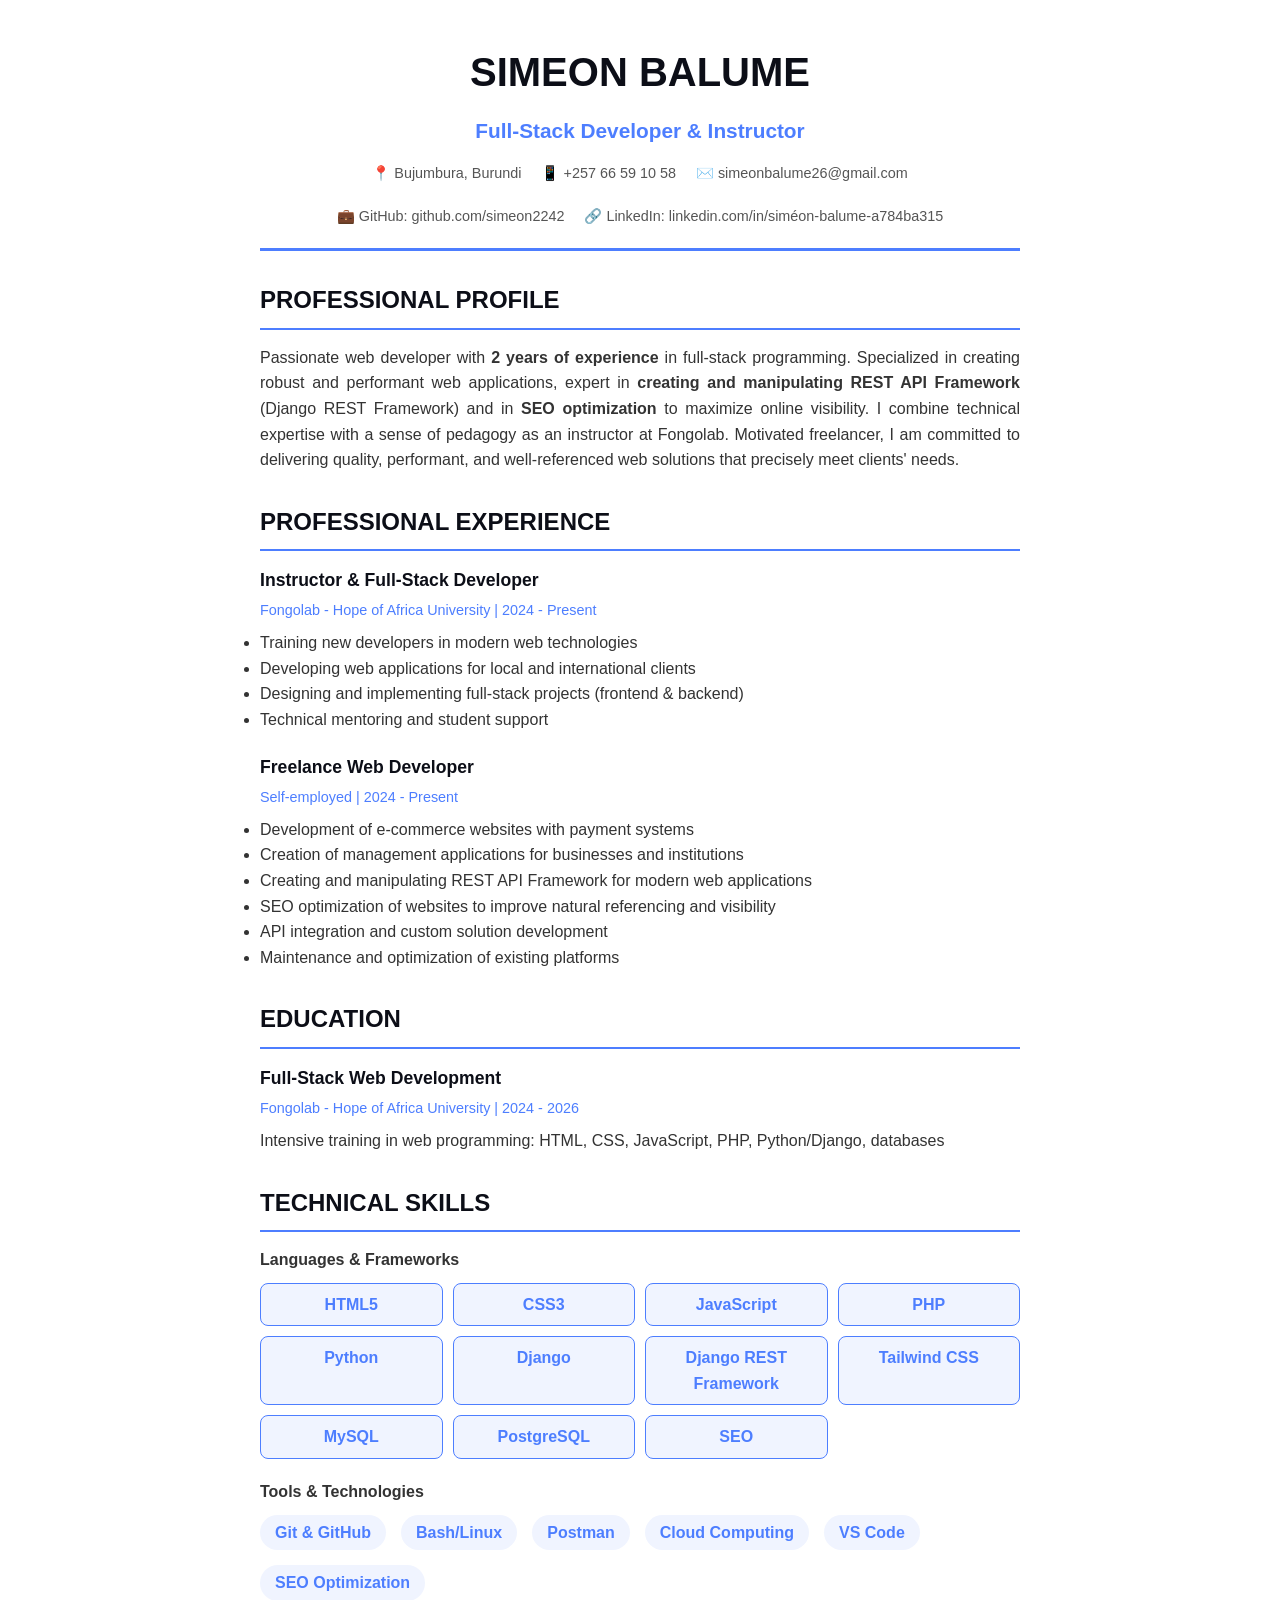
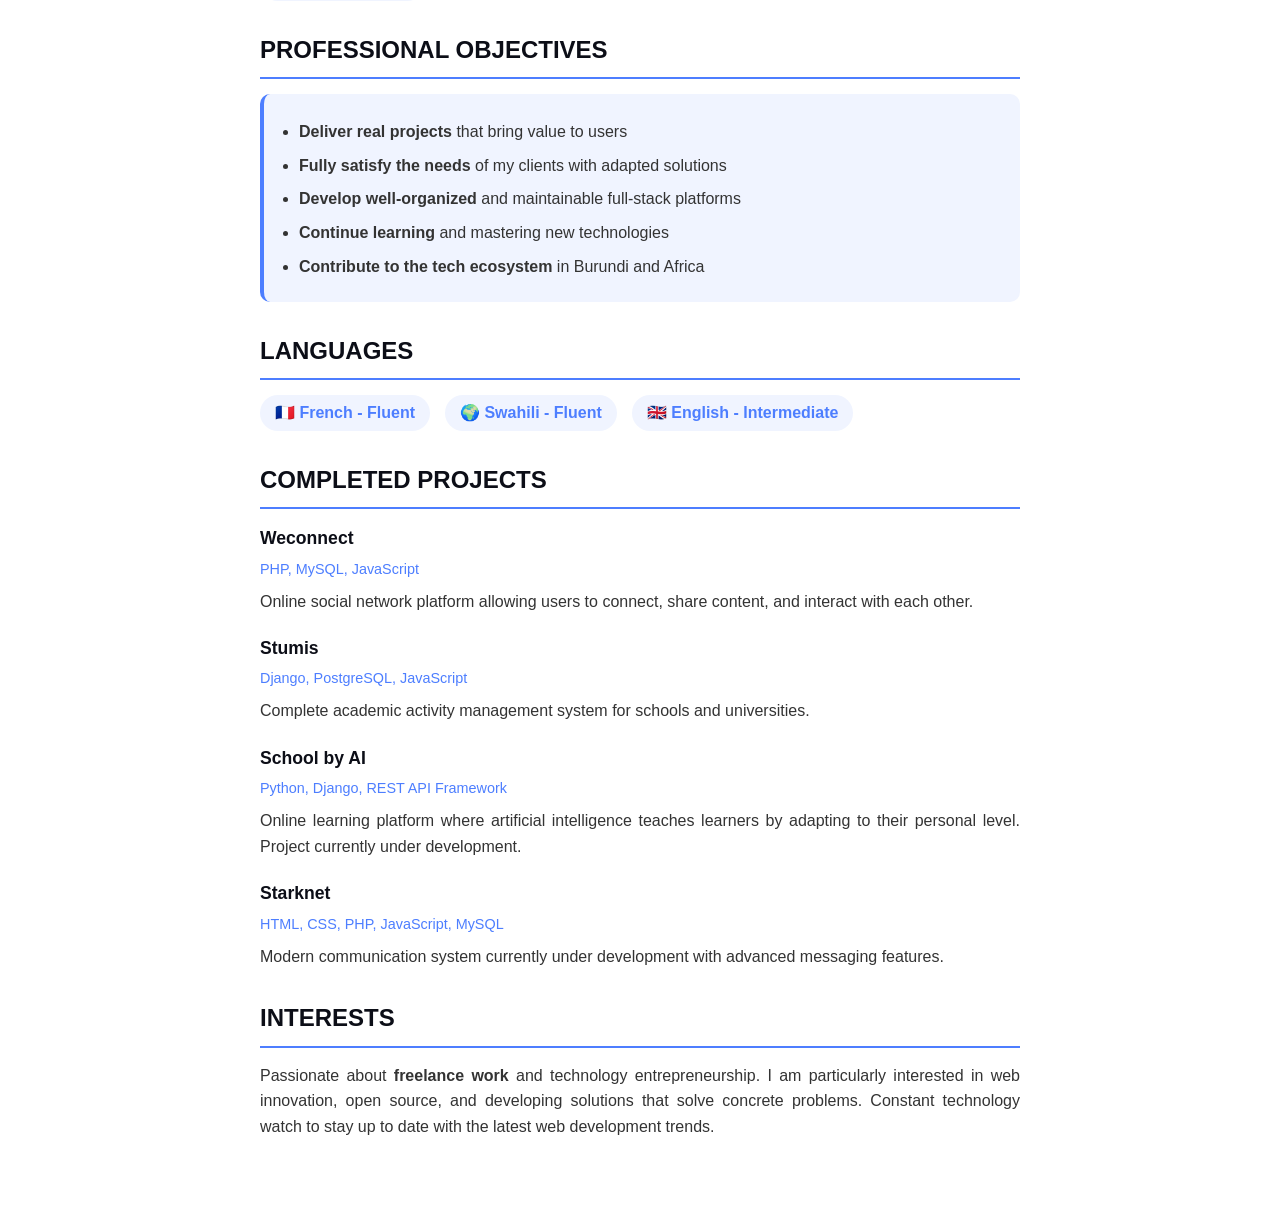
<file: cv.html>
<!DOCTYPE html>
<html lang="en">
<head>
    <meta charset="UTF-8">
    <meta name="viewport" content="width=device-width, initial-scale=1.0, maximum-scale=1.0, user-scalable=no">
    <title>CV - Simeon Balume</title>
    
    <!-- SEO Meta Tags -->
    <meta name="description" content="CV of Simeon Balume - Full-Stack Developer with 2 years of experience in Django, REST API Framework, and SEO optimization. Instructor at Fongolab.">
    <meta name="keywords" content="CV, web developer, full-stack, Django, Python, REST API, SEO, Burundi">
    <meta name="author" content="Simeon Balume">
    
    <!-- Canonical URL -->
    <link rel="canonical" href="https://simeon-bm.rf.gd/cv.html">
    
    <!-- Open Graph / Facebook -->
    <meta property="og:type" content="profile">
    <meta property="og:url" content="https://simeon-bm.rf.gd/cv.html">
    <meta property="og:title" content="CV - Simeon Balume | Full-Stack Developer & Instructor">
    <meta property="og:description" content="📄 Professional CV: 2+ years experience | Django & REST API Expert | SEO Specialist | Python, JavaScript, PHP | Available for freelance projects">
    <meta property="og:image" content="https://simeon-bm.rf.gd/simeon.webp">
    <meta property="og:image:width" content="1200">
    <meta property="og:image:height" content="630">
    <meta property="og:site_name" content="Dev Simeon Balume Portfolio">
    
    <!-- Twitter Card -->
    <meta name="twitter:card" content="summary_large_image">
    <meta name="twitter:url" content="https://simeon-bm.rf.gd/cv.html">
    <meta name="twitter:title" content="CV - Simeon Balume | Full-Stack Developer">
    <meta name="twitter:description" content="📄 Professional CV: Django & REST API Expert | 2+ years experience | SEO Optimization | Instructor at Fongolab">
    <meta name="twitter:image" content="https://simeon-bm.rf.gd/simeon.webp">
    <meta name="twitter:creator" content="@simeonbalume">
    
    <!-- Favicon -->
    <link rel="icon" type="image/webp" href="simeon.webp">
    <link rel="apple-touch-icon" href="simeon.webp">
    
    <!-- PWA Manifest -->
    <link rel="manifest" href="manifest.json">
    <meta name="theme-color" content="#4d7eff">
    
    <!-- Additional SEO Meta Tags -->
    <meta name="robots" content="index, follow">
    
    <link rel="stylesheet" href="cv.css">
    
    <!-- JSON-LD Structured Data -->
    <script type="application/ld+json">
    {
      "@context": "https://schema.org",
      "@type": "ProfilePage",
      "mainEntity": {
        "@type": "Person",
        "name": "Simeon Balume",
        "alternateName": "Dev Simeon BM",
        "jobTitle": "Full-Stack Web Developer and Instructor",
        "email": "simeonbalume26@gmail.com",
        "telephone": "+257-66-59-10-58",
        "url": "https://simeon-bm.rf.gd",
        "image": "https://simeon-bm.rf.gd/simeon.webp",
        "address": {
          "@type": "PostalAddress",
          "addressLocality": "Bujumbura",
          "addressCountry": "Burundi"
        },
        "sameAs": [
          "https://github.com/simeon2242",
          "https://www.linkedin.com/in/siméon-balume-a784ba315"
        ],
        "hasOccupation": {
          "@type": "Occupation",
          "name": "Full-Stack Web Developer",
          "occupationLocation": {
            "@type": "City",
            "name": "Bujumbura"
          },
          "skills": "HTML5, CSS3, JavaScript, PHP, Python, Django, Django REST Framework, MySQL, PostgreSQL, SEO, Git, GitHub"
        },
        "worksFor": {
          "@type": "Organization",
          "name": "Fongolab",
          "address": {
            "@type": "PostalAddress",
            "addressLocality": "Bujumbura",
            "addressCountry": "Burundi"
          }
        }
      }
    }
    </script>
</head>
<body>
    <div class="header">
        <h1>SIMEON BALUME</h1>
        <div class="title">Full-Stack Developer & Instructor</div>
        <div class="contact-info">
            <span>📍 Bujumbura, Burundi</span>
            <span>📱 +257 66 59 10 58</span>
            <span>✉️ simeonbalume26@gmail.com</span>
            <span>💼 GitHub: github.com/simeon2242</span>
            <span>🔗 LinkedIn: linkedin.com/in/siméon-balume-a784ba315</span>
        </div>
    </div>

    <div class="section">
        <h2>PROFESSIONAL PROFILE</h2>
        <p>
            Passionate web developer with <strong>2 years of experience</strong> in full-stack programming. 
            Specialized in creating robust and performant web applications, expert in <strong>creating 
            and manipulating REST API Framework</strong> (Django REST Framework) and in <strong>SEO optimization</strong> 
            to maximize online visibility. I combine technical expertise with a sense of pedagogy as 
            an instructor at Fongolab. Motivated freelancer, I am committed to delivering quality, 
            performant, and well-referenced web solutions that precisely meet clients' needs.
        </p>
    </div>

    <div class="section">
        <h2>PROFESSIONAL EXPERIENCE</h2>
        
        <div class="experience-item">
            <h3>Instructor & Full-Stack Developer</h3>
            <div class="meta">Fongolab - Hope of Africa University | 2024 - Present</div>
            <ul>
                <li>Training new developers in modern web technologies</li>
                <li>Developing web applications for local and international clients</li>
                <li>Designing and implementing full-stack projects (frontend & backend)</li>
                <li>Technical mentoring and student support</li>
            </ul>
        </div>
        
        <div class="experience-item">
            <h3>Freelance Web Developer</h3>
            <div class="meta">Self-employed | 2024 - Present</div>
            <ul>
                <li>Development of e-commerce websites with payment systems</li>
                <li>Creation of management applications for businesses and institutions</li>
                <li>Creating and manipulating REST API Framework for modern web applications</li>
                <li>SEO optimization of websites to improve natural referencing and visibility</li>
                <li>API integration and custom solution development</li>
                <li>Maintenance and optimization of existing platforms</li>
            </ul>
        </div>
    </div>

    <div class="section">
        <h2>EDUCATION</h2>
        
        <div class="education-item">
            <h3>Full-Stack Web Development</h3>
            <div class="meta">Fongolab - Hope of Africa University | 2024 - 2026</div>
            <p>Intensive training in web programming: HTML, CSS, JavaScript, PHP, Python/Django, databases</p>
        </div>
    </div>

    <div class="section">
        <h2>TECHNICAL SKILLS</h2>
        
        <h3 style="font-size: 1rem; margin-top: 15px; margin-bottom: 10px;">Languages & Frameworks</h3>
        <div class="skills-grid">
            <div class="skill-item">HTML5</div>
            <div class="skill-item">CSS3</div>
            <div class="skill-item">JavaScript</div>
            <div class="skill-item">PHP</div>
            <div class="skill-item">Python</div>
            <div class="skill-item">Django</div>
            <div class="skill-item">Django REST Framework</div>
            <div class="skill-item">Tailwind CSS</div>
            <div class="skill-item">MySQL</div>
            <div class="skill-item">PostgreSQL</div>
            <div class="skill-item">SEO</div>
        </div>
        
        <h3 style="font-size: 1rem; margin-top: 20px; margin-bottom: 10px;">Tools & Technologies</h3>
        <div class="tools">
            <span>Git & GitHub</span>
            <span>Bash/Linux</span>
            <span>Postman</span>
            <span>Cloud Computing</span>
            <span>VS Code</span>
            <span>SEO Optimization</span>
        </div>
    </div>

    <div class="section">
        <h2>PROFESSIONAL OBJECTIVES</h2>
        <div class="objectives">
            <ul>
                <li><strong>Deliver real projects</strong> that bring value to users</li>
                <li><strong>Fully satisfy the needs</strong> of my clients with adapted solutions</li>
                <li><strong>Develop well-organized</strong> and maintainable full-stack platforms</li>
                <li><strong>Continue learning</strong> and mastering new technologies</li>
                <li><strong>Contribute to the tech ecosystem</strong> in Burundi and Africa</li>
            </ul>
        </div>
    </div>

    <div class="section">
        <h2>LANGUAGES</h2>
        <div class="languages">
            <span>🇫🇷 French - Fluent</span>
            <span>🌍 Swahili - Fluent</span>
            <span>🇬🇧 English - Intermediate</span>
        </div>
    </div>

    <div class="section">
        <h2>COMPLETED PROJECTS</h2>
        
        <div class="experience-item">
            <h3>Weconnect</h3>
            <div class="meta">PHP, MySQL, JavaScript</div>
            <p>Online social network platform allowing users to connect, share content, and interact with each other.</p>
        </div>
        
        <div class="experience-item">
            <h3>Stumis</h3>
            <div class="meta">Django, PostgreSQL, JavaScript</div>
            <p>Complete academic activity management system for schools and universities.</p>
        </div>
        
        <div class="experience-item">
            <h3>School by AI</h3>
            <div class="meta">Python, Django, REST API Framework</div>
            <p>Online learning platform where artificial intelligence teaches learners by adapting to their personal level. Project currently under development.</p>
        </div>
        
        <div class="experience-item">
            <h3>Starknet</h3>
            <div class="meta">HTML, CSS, PHP, JavaScript, MySQL</div>
            <p>Modern communication system currently under development with advanced messaging features.</p>
        </div>
    </div>

    <div class="section">
        <h2>INTERESTS</h2>
        <p>
            Passionate about <strong>freelance work</strong> and technology entrepreneurship. 
            I am particularly interested in web innovation, open source, and developing 
            solutions that solve concrete problems. Constant technology watch 
            to stay up to date with the latest web development trends.
        </p>
    </div>
</body>
</html>
</file>
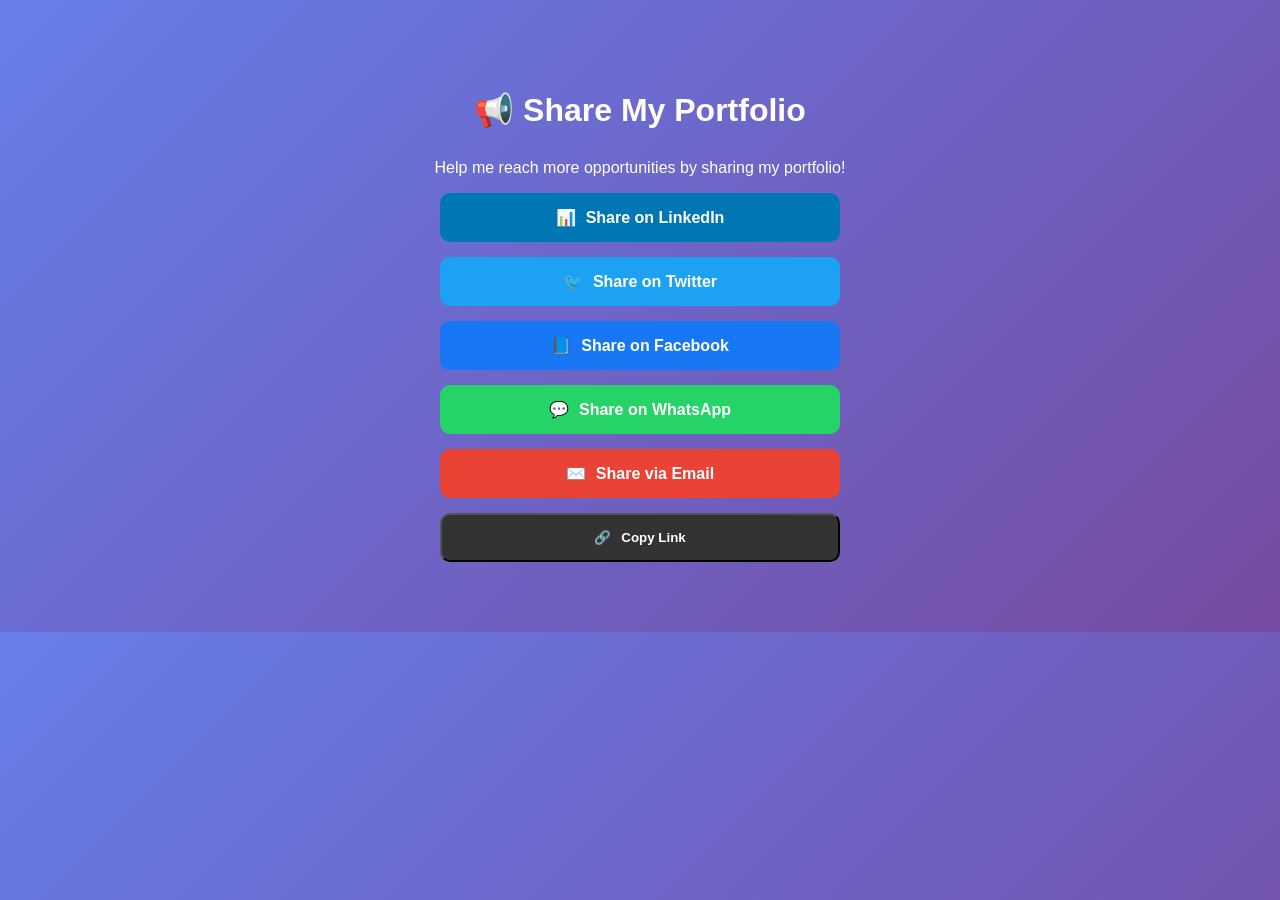
<file: social-share.html>
<!DOCTYPE html>
<html lang="en">
<head>
    <meta charset="UTF-8">
    <meta name="viewport" content="width=device-width, initial-scale=1.0">
    <title>Share - Dev Simeon Balume Portfolio</title>
    <style>
        body {
            font-family: Arial, sans-serif;
            max-width: 600px;
            margin: 50px auto;
            padding: 20px;
            text-align: center;
            background: linear-gradient(135deg, #667eea 0%, #764ba2 100%);
            color: white;
        }
        h1 { margin-bottom: 30px; }
        .share-buttons {
            display: flex;
            flex-direction: column;
            gap: 15px;
            max-width: 400px;
            margin: 0 auto;
        }
        .share-btn {
            display: flex;
            align-items: center;
            justify-content: center;
            gap: 10px;
            padding: 15px 25px;
            border-radius: 10px;
            text-decoration: none;
            color: white;
            font-weight: bold;
            transition: transform 0.2s;
        }
        .share-btn:hover {
            transform: scale(1.05);
        }
        .linkedin { background: #0077b5; }
        .twitter { background: #1da1f2; }
        .facebook { background: #1877f2; }
        .whatsapp { background: #25d366; }
        .email { background: #ea4335; }
        .copy { background: #333; }
        
        #copyStatus {
            margin-top: 20px;
            padding: 10px;
            background: rgba(0,0,0,0.3);
            border-radius: 5px;
            display: none;
        }
    </style>
</head>
<body>
    <h1>📢 Share My Portfolio</h1>
    <p>Help me reach more opportunities by sharing my portfolio!</p>
    
    <div class="share-buttons">
        <a href="https://www.linkedin.com/sharing/share-offsite/?url=https://simeon-bm.rf.gd" target="_blank" class="share-btn linkedin">
            <span>📊</span> Share on LinkedIn
        </a>
        
        <a href="https://twitter.com/intent/tweet?text=Check%20out%20this%20amazing%20Full-Stack%20Developer!%20🚀%20Django%20%7C%20REST%20API%20%7C%20SEO%20Expert&url=https://simeon-bm.rf.gd&hashtags=WebDev,Django,Python,FullStack,Developer" target="_blank" class="share-btn twitter">
            <span>🐦</span> Share on Twitter
        </a>
        
        <a href="https://www.facebook.com/sharer/sharer.php?u=https://simeon-bm.rf.gd" target="_blank" class="share-btn facebook">
            <span>📘</span> Share on Facebook
        </a>
        
        <a href="https://wa.me/?text=Check%20out%20this%20talented%20Full-Stack%20Developer!%20🚀%20https://simeon-bm.rf.gd" target="_blank" class="share-btn whatsapp">
            <span>💬</span> Share on WhatsApp
        </a>
        
        <a href="mailto:?subject=Amazing Full-Stack Developer Portfolio&body=I found this talented developer you should check out: https://simeon-bm.rf.gd" class="share-btn email">
            <span>✉️</span> Share via Email
        </a>
        
        <button onclick="copyLink()" class="share-btn copy">
            <span>🔗</span> Copy Link
        </button>
    </div>
    
    <div id="copyStatus"></div>
    
    <script>
        function copyLink() {
            const url = 'https://simeon-bm.rf.gd';
            navigator.clipboard.writeText(url).then(() => {
                const status = document.getElementById('copyStatus');
                status.textContent = '✅ Link copied to clipboard!';
                status.style.display = 'block';
                setTimeout(() => {
                    status.style.display = 'none';
                }, 3000);
            });
        }
    </script>
</body>
</html>
</file>
<file: cv.css>
@page {
    size: A4;
    margin: 2cm;
}

* {
    margin: 0;
    padding: 0;
    box-sizing: border-box;
    -webkit-touch-callout: none;
    -webkit-user-select: none;
    -moz-user-select: none;
    -ms-user-select: none;
    user-select: none;
    -webkit-tap-highlight-color: transparent;
}

body {
    font-family: 'Arial', sans-serif;
    line-height: 1.6;
    color: #333;
    max-width: 800px;
    margin: 0 auto;
    padding: 40px 20px;
    background: white;
    touch-action: pan-x pan-y;
    -ms-touch-action: pan-x pan-y;
}

.header {
    text-align: center;
    margin-bottom: 30px;
    padding-bottom: 20px;
    border-bottom: 3px solid #4d7eff;
}

.header h1 {
    font-size: 2.5rem;
    color: #0c0e17;
    margin-bottom: 10px;
}

.header .title {
    font-size: 1.3rem;
    color: #4d7eff;
    font-weight: 600;
    margin-bottom: 15px;
}

.contact-info {
    display: flex;
    justify-content: center;
    gap: 20px;
    flex-wrap: wrap;
    font-size: 0.9rem;
    color: #555;
}

.contact-info span {
    display: flex;
    align-items: center;
    gap: 5px;
}

.section {
    margin-bottom: 30px;
}

.section h2 {
    font-size: 1.5rem;
    color: #0c0e17;
    margin-bottom: 15px;
    padding-bottom: 8px;
    border-bottom: 2px solid #4d7eff;
}

.section p {
    margin-bottom: 10px;
    text-align: justify;
}

.experience-item, .education-item {
    margin-bottom: 20px;
}

.experience-item h3, .education-item h3 {
    font-size: 1.1rem;
    color: #0c0e17;
    margin-bottom: 5px;
}

.experience-item .meta, .education-item .meta {
    color: #4d7eff;
    font-size: 0.9rem;
    margin-bottom: 8px;
}

.skills-grid {
    display: grid;
    grid-template-columns: repeat(4, 1fr);
    gap: 10px;
    margin-top: 10px;
}

.skill-item {
    background: #f0f4ff;
    padding: 8px 12px;
    border-radius: 8px;
    text-align: center;
    font-weight: 600;
    color: #4d7eff;
    border: 1px solid #4d7eff;
}

.languages, .tools {
    display: flex;
    gap: 15px;
    flex-wrap: wrap;
    margin-top: 10px;
}

.languages span, .tools span {
    background: #f0f4ff;
    padding: 5px 15px;
    border-radius: 20px;
    color: #4d7eff;
    font-weight: 600;
}

.objectives {
    background: #f0f4ff;
    padding: 15px;
    border-radius: 10px;
    border-left: 4px solid #4d7eff;
}

.objectives ul {
    margin-left: 20px;
    margin-top: 10px;
}

.objectives li {
    margin-bottom: 8px;
}

@media print {
    body {
        padding: 0;
    }
    .section {
        page-break-inside: avoid;
    }
}
</file>
